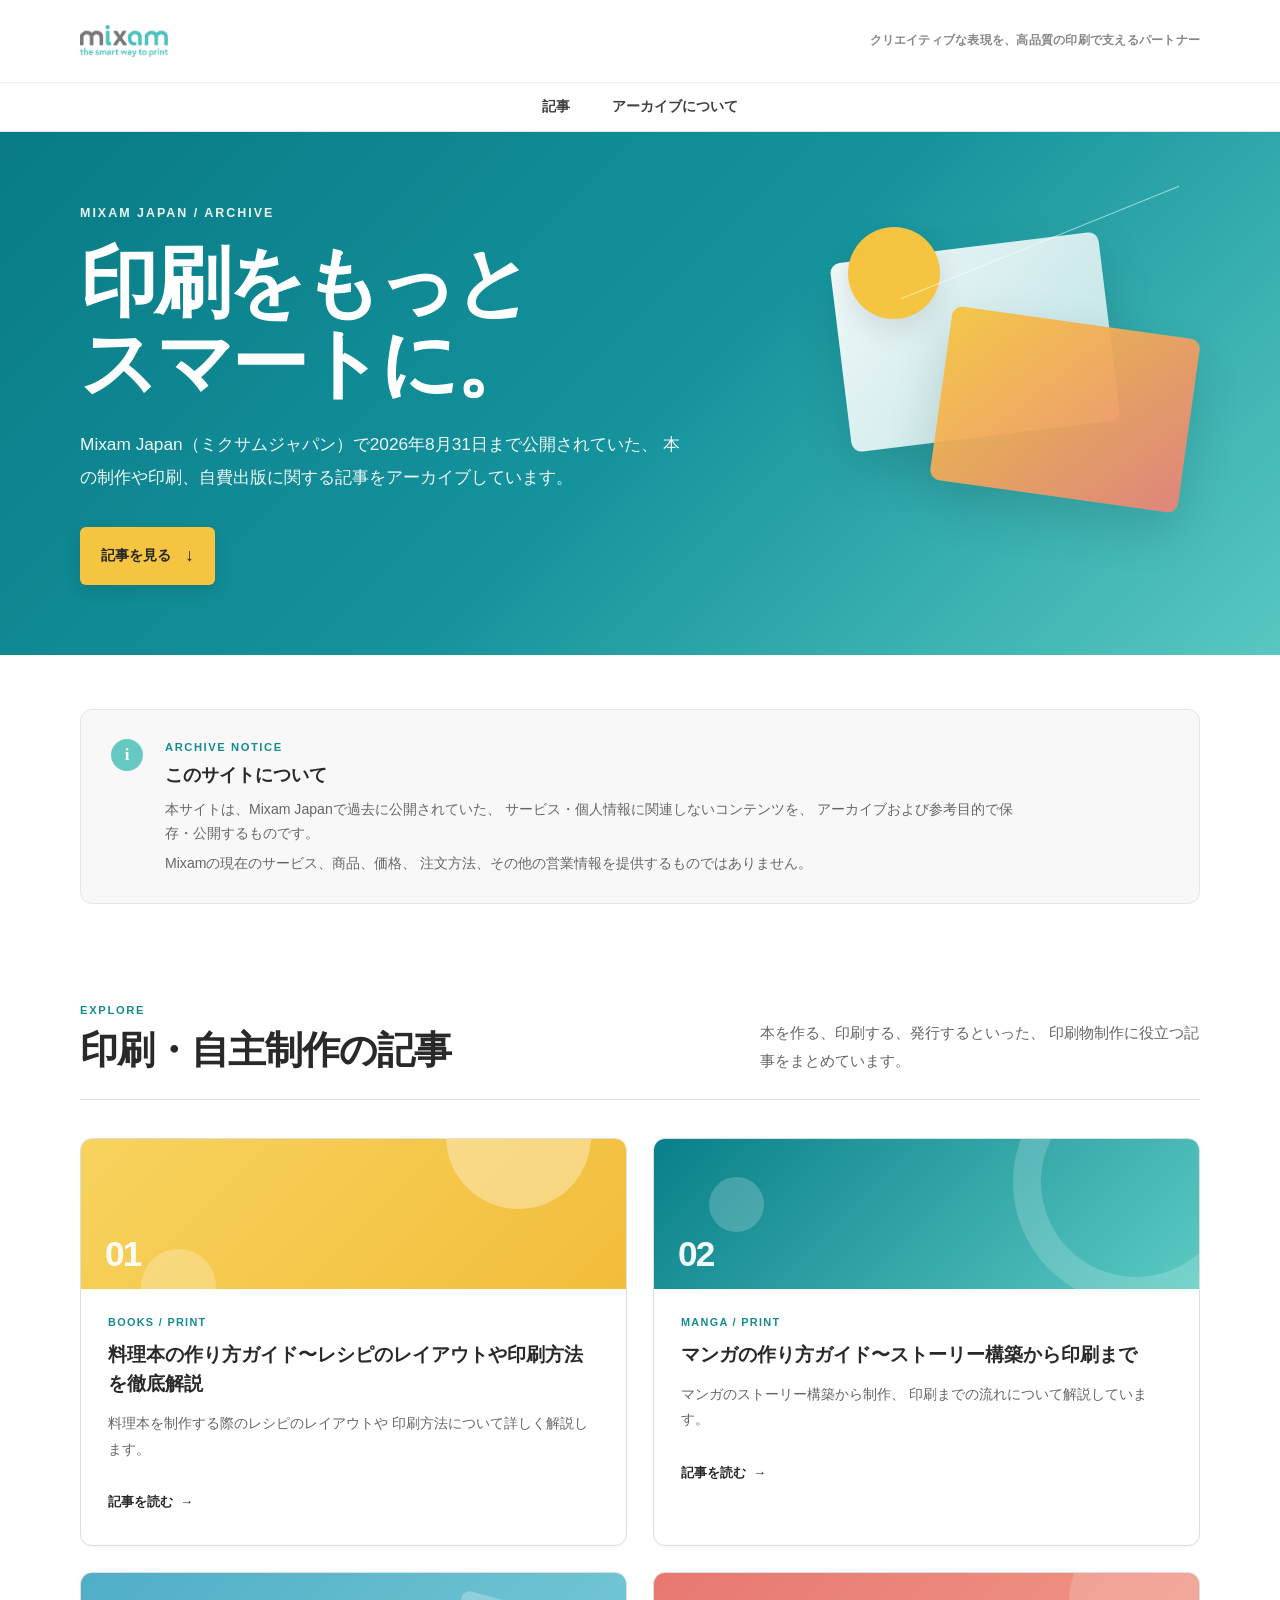
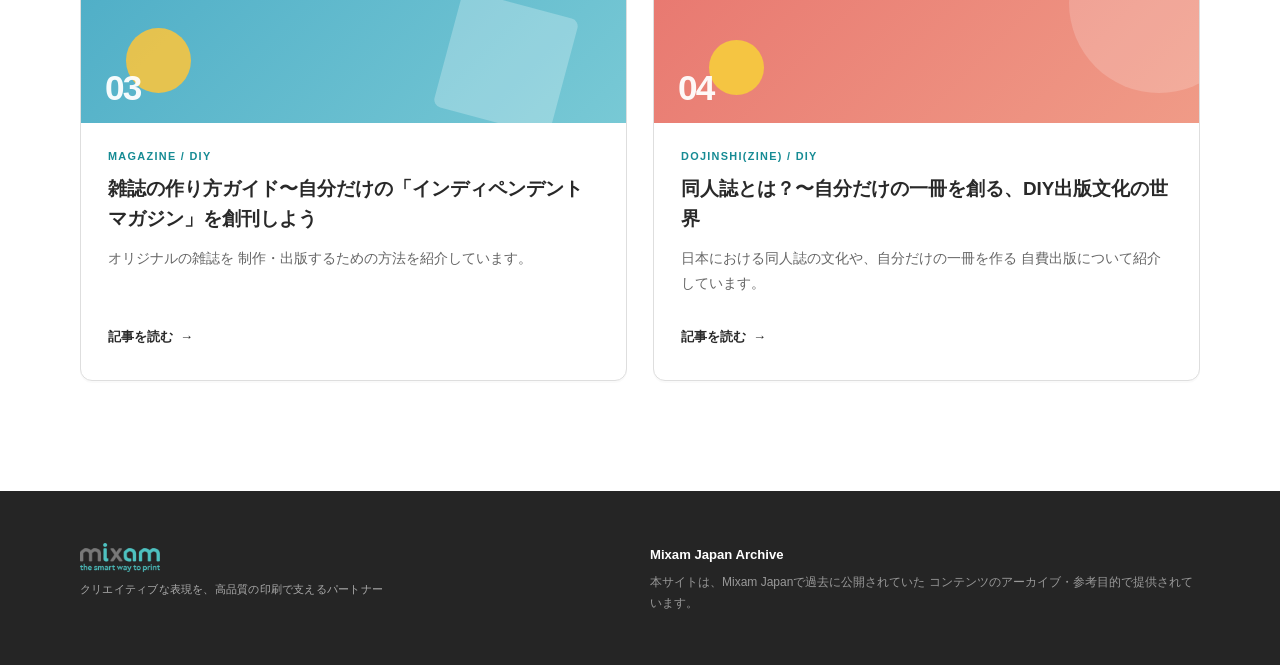
<file: index.html>
<!DOCTYPE html>
<html lang="ja">
<head>
    <meta charset="UTF-8">

    <meta
        name="viewport"
        content="width=device-width, initial-scale=1.0"
    >

    <title>Mixam Japanアーカイブ｜印刷・自主制作に関する記事</title>

    <meta
        name="description"
        content="Mixam Japan（ミクサムジャパン）で公開されていた、料理本、マンガ、雑誌、同人誌などの制作や印刷に関する記事をアーカイブしています。"
    >

    <link rel="stylesheet" href="./css/style.css">
</head>

<body>

    <!-- =====================================================
         HEADER
         ===================================================== -->

    <header class="site-header">

        <div class="header-main">

            <div class="container header-inner">

                <a class="mixam-logo" href="./" aria-label="Mixam Japan Archive">
    <img src="./images/mixam-logo.png" alt="Mixam">
</a>

                <div class="header-tagline">
                    クリエイティブな表現を、高品質の印刷で支えるパートナー
                </div>

            </div>

        </div>

        <nav class="site-nav" aria-label="メインナビゲーション">

            <div class="container nav-inner">

                <a href="#articles">記事</a>
                <a href="#archive-notice">アーカイブについて</a>

            </div>

        </nav>

    </header>


    <main>

        <!-- =================================================
             HERO
             ================================================= -->

        <section class="hero">

            <div class="container hero-inner">

                <div class="hero-copy">

                    <p class="eyebrow">
                        MIXAM JAPAN / ARCHIVE
                    </p>

                    <h1>
                        印刷をもっと<br>
                        <span>スマートに。</span>
                    </h1>

                    <p class="hero-description">
                        Mixam Japan（ミクサムジャパン）で2026年8月31日まで公開されていた、
                        本の制作や印刷、自費出版に関する記事をアーカイブしています。
                    </p>

                    <a class="hero-button" href="#articles">
                        記事を見る
                        <span aria-hidden="true">↓</span>
                    </a>

                </div>

                <div class="hero-shape" aria-hidden="true">

                    <div class="shape-card shape-card-one"></div>
                    <div class="shape-card shape-card-two"></div>
                    <div class="shape-circle"></div>
                    <div class="shape-line"></div>

                </div>

            </div>

        </section>


        <!-- =================================================
             ARCHIVE NOTICE
             ================================================= -->

        <section class="archive-notice-section" id="archive-notice">

            <div class="container">

                <div class="archive-notice">

                    <div class="notice-icon" aria-hidden="true">
                        i
                    </div>

                    <div class="notice-content">

                        <p class="notice-label">
                            ARCHIVE NOTICE
                        </p>

                        <h2>
                            このサイトについて
                        </h2>

                        <p>
                            本サイトは、Mixam Japanで過去に公開されていた、
                            サービス・個人情報に関連しないコンテンツを、
                            アーカイブおよび参考目的で保存・公開するものです。
                        </p>

                        <p>
                            Mixamの現在のサービス、商品、価格、
                            注文方法、その他の営業情報を提供するものではありません。
                        </p>

                    </div>

                </div>

            </div>

        </section>


        <!-- =================================================
             ARTICLES
             ================================================= -->

        <section class="articles" id="articles">

            <div class="container">

                <div class="section-heading">

                    <div>
                        <p class="section-label">
                            EXPLORE
                        </p>

                        <h2>
                            印刷・自主制作の記事
                        </h2>
                    </div>

                    <p class="section-introduction">
                        本を作る、印刷する、発行するといった、
                        印刷物制作に役立つ記事をまとめています。
                    </p>

                </div>


                <div class="article-list">


                    <!-- Article 1 -->

                    <article class="article-card">

                        <a
                            href="./articles/ryori-hon-no-tsukurikata/"
                            class="article-card-link"
                        >

                            <div class="article-card-visual visual-yellow">
                                <span>01</span>
                            </div>

                            <div class="article-card-content">

                                <p class="article-category">
                                    BOOKS / PRINT
                                </p>

                                <h3>
                                    料理本の作り方ガイド〜レシピのレイアウトや印刷方法を徹底解説
                                </h3>

                                <p class="article-description">
                                    料理本を制作する際のレシピのレイアウトや
                                    印刷方法について詳しく解説します。
                                </p>

                                <span class="read-more">
                                    記事を読む
                                    <span aria-hidden="true">→</span>
                                </span>

                            </div>

                        </a>

                    </article>


                    <!-- Article 2 -->

                    <article class="article-card">

                        <a
                            href="./articles/manga-no-tsukurikata/"
                            class="article-card-link"
                        >

                            <div class="article-card-visual visual-teal">
                                <span>02</span>
                            </div>

                            <div class="article-card-content">

                                <p class="article-category">
                                    MANGA / PRINT
                                </p>

                                <h3>
                                    マンガの作り方ガイド〜ストーリー構築から印刷まで
                                </h3>

                                <p class="article-description">
                                    マンガのストーリー構築から制作、
                                    印刷までの流れについて解説しています。
                                </p>

                                <span class="read-more">
                                    記事を読む
                                    <span aria-hidden="true">→</span>
                                </span>

                            </div>

                        </a>

                    </article>


                    <!-- Article 3 -->

                    <article class="article-card">

                        <a
                            href="./articles/independent-magazine/"
                            class="article-card-link"
                        >

                            <div class="article-card-visual visual-blue">
                                <span>03</span>
                            </div>

                            <div class="article-card-content">

                                <p class="article-category">
                                    MAGAZINE / DIY
                                </p>

                                <h3>
                                    雑誌の作り方ガイド〜自分だけの「インディペンデントマガジン」を創刊しよう
                                </h3>

                                <p class="article-description">
                                    オリジナルの雑誌を
                                    制作・出版するための方法を紹介しています。
                                </p>

                                <span class="read-more">
                                    記事を読む
                                    <span aria-hidden="true">→</span>
                                </span>

                            </div>

                        </a>

                    </article>


                    <!-- Article 4 -->

                    <article class="article-card">

                        <a
                            href="./articles/dojinshi-toha/"
                            class="article-card-link"
                        >

                            <div class="article-card-visual visual-coral">
                                <span>04</span>
                            </div>

                            <div class="article-card-content">

                                <p class="article-category">
                                    DOJINSHI(ZINE) / DIY
                                </p>

                                <h3>
                                    同人誌とは？〜自分だけの一冊を創る、DIY出版文化の世界
                                </h3>

                                <p class="article-description">
                                    日本における同人誌の文化や、自分だけの一冊を作る
                                    自費出版について紹介しています。
                                </p>

                                <span class="read-more">
                                    記事を読む
                                    <span aria-hidden="true">→</span>
                                </span>

                            </div>

                        </a>

                    </article>

                </div>

            </div>

        </section>

    </main>


    <!-- =====================================================
         FOOTER
         ===================================================== -->

    <footer class="site-footer">

        <div class="container footer-inner">

            <div class="footer-brand">

                <div class="mixam-logo footer-logo">
    <img src="./images/mixam-logo.png" alt="Mixam">
</div>

                <p>
                    クリエイティブな表現を、高品質の印刷で支えるパートナー
                </p>

            </div>

            <div class="footer-note">

                <p>
                    Mixam Japan Archive
                </p>

                <p>
                    本サイトは、Mixam Japanで過去に公開されていた
                    コンテンツのアーカイブ・参考目的で提供されています。
                </p>

            </div>

        </div>

    </footer>

</body>
</html>
</file>
<file: css/style.css>
/* =========================================================
   Mixam Japan Archive
   ========================================================= */


/* =========================================================
   DESIGN TOKENS
   ========================================================= */

:root {
    --mixam-teal: #65c9c2;
    --mixam-teal-dark: #168b94;
    --mixam-teal-deep: #087b86;

    --mixam-yellow: #f5c542;
    --mixam-blue: #5bb8d0;
    --mixam-coral: #ef8076;

    --text: #292929;
    --text-soft: #666666;
    --text-light: #888888;

    --background: #ffffff;
    --background-soft: #f5f6f5;
    --background-dark: #222222;

    --border: #dedede;

    --container: 1120px;

    --radius: 12px;
    --radius-small: 7px;

    --shadow:
        0 8px 30px rgba(0, 0, 0, 0.08);

    --shadow-hover:
        0 16px 42px rgba(0, 0, 0, 0.13);
}


/* =========================================================
   BASE
   ========================================================= */

* {
    box-sizing: border-box;
}

html {
    scroll-behavior: smooth;
}

body {
    margin: 0;
    padding: 0;

    background: var(--background);
    color: var(--text);

    font-family:
        -apple-system,
        BlinkMacSystemFont,
        "Helvetica Neue",
        "Hiragino Kaku Gothic ProN",
        "Hiragino Sans",
        "Yu Gothic",
        YuGothic,
        Meiryo,
        sans-serif;

    font-size: 16px;
    line-height: 1.8;

    -webkit-font-smoothing: antialiased;
}

img {
    display: block;
    max-width: 100%;
    height: auto;
}

a {
    color: inherit;
}

button,
input,
textarea,
select {
    font: inherit;
}


/* =========================================================
   CONTAINER
   ========================================================= */

.container {
    width: calc(100% - 48px);
    max-width: var(--container);

    margin-left: auto;
    margin-right: auto;
}


/* =========================================================
   HEADER
   ========================================================= */

.site-header {
    position: relative;
    z-index: 10;

    background: #ffffff;
}

.header-main {
    border-bottom: 1px solid #eeeeee;
}

.header-inner {
    min-height: 82px;

    display: flex;
    align-items: center;
    justify-content: space-between;
}


/* =========================================================
   LOGO
   ========================================================= */

/*
   The logo container has a fixed physical size.
   This prevents the source image from expanding the header.
*/

.mixam-logo {
    display: block;

    width: 110px;
    height: 32px;

    min-width: 110px;
    max-width: 110px;

    min-height: 32px;
    max-height: 32px;

    flex: 0 0 110px;

    margin: 0;
    padding: 0;

    line-height: 0;

    overflow: hidden;

    text-decoration: none;
}

.mixam-logo img {
    display: block;

    width: 110px;
    height: 32px;

    min-width: 0;
    max-width: 110px;

    min-height: 0;
    max-height: 32px;

    margin: 0;
    padding: 0;

    object-fit: contain;
    object-position: left center;
}


/* =========================================================
   HEADER TAGLINE
   ========================================================= */

.header-tagline {
    color: #888888;

    font-size: 0.75rem;
    font-weight: 600;

    letter-spacing: 0.02em;
}


/* =========================================================
   NAVIGATION
   ========================================================= */

.site-nav {
    background: #ffffff;

    border-bottom: 1px solid #e5e5e5;
}

.nav-inner {
    min-height: 48px;

    display: flex;
    align-items: center;
    justify-content: center;

    gap: 42px;
}

.nav-inner a {
    position: relative;

    color: #3e3e3e;

    font-size: 0.86rem;
    font-weight: 600;

    text-decoration: none;

    transition:
        color 0.18s ease;
}

.nav-inner a::after {
    content: "";

    position: absolute;

    left: 0;
    right: 0;
    bottom: -6px;

    height: 2px;

    background: var(--mixam-teal);

    transform: scaleX(0);
    transform-origin: center;

    transition:
        transform 0.18s ease;
}

.nav-inner a:hover {
    color: var(--mixam-teal-dark);
}

.nav-inner a:hover::after {
    transform: scaleX(1);
}


/* =========================================================
   HERO
   ========================================================= */

.hero {
    position: relative;

    overflow: hidden;

    background:
        linear-gradient(
            135deg,
            var(--mixam-teal-deep) 0%,
            #15939d 52%,
            #58c8c0 100%
        );

    color: #ffffff;
}

.hero-inner {
    position: relative;

    min-height: 520px;

    display: flex;
    align-items: center;

    padding-top: 70px;
    padding-bottom: 70px;
}


/* Hero copy */

.hero-copy {
    position: relative;
    z-index: 2;

    width: 58%;
}

.eyebrow {
    margin: 0 0 18px;

    font-size: 0.78rem;
    font-weight: 700;

    letter-spacing: 0.16em;

    opacity: 0.92;
}

.hero h1 {
    max-width: 700px;

    margin: 0 0 24px;

    color: #ffffff;

    font-size: clamp(3rem, 6vw, 5.4rem);
    font-weight: 750;

    line-height: 1.05;

    letter-spacing: -0.045em;
}

.hero h1 span {
    color: #ffffff;
}

.hero-description {
    max-width: 610px;

    margin: 0 0 34px;

    color: rgba(255, 255, 255, 0.94);

    font-size: 1.08rem;
    line-height: 1.9;
}


/* Hero CTA */

.hero-button {
    display: inline-flex;
    align-items: center;
    gap: 14px;

    padding: 13px 21px;

    background: var(--mixam-yellow);
    color: #252525;

    border-radius: 6px;

    font-size: 0.9rem;
    font-weight: 700;

    text-decoration: none;

    box-shadow:
        0 5px 16px rgba(0, 0, 0, 0.12);

    transition:
        transform 0.18s ease,
        box-shadow 0.18s ease;
}

.hero-button:hover {
    transform: translateY(-2px);

    box-shadow:
        0 8px 22px rgba(0, 0, 0, 0.18);
}

.hero-button span {
    font-size: 1.1rem;

    transition:
        transform 0.18s ease;
}

.hero-button:hover span {
    transform: translateY(3px);
}


/* =========================================================
   HERO GRAPHIC
   ========================================================= */

.hero-shape {
    position: absolute;

    right: -20px;
    top: 0;

    width: 49%;
    height: 100%;
}

.shape-card {
    position: absolute;

    border-radius: 10px;

    box-shadow:
        0 20px 50px rgba(0, 0, 0, 0.12);
}

.shape-card-one {
    width: 270px;
    height: 190px;

    right: 110px;
    top: 115px;

    background:
        linear-gradient(
            135deg,
            rgba(255, 255, 255, 0.94),
            rgba(255, 255, 255, 0.68)
        );

    transform:
        rotate(-7deg);
}

.shape-card-two {
    width: 250px;
    height: 175px;

    right: 30px;
    top: 190px;

    background:
        linear-gradient(
            135deg,
            rgba(245, 197, 66, 0.96),
            rgba(239, 128, 118, 0.9)
        );

    transform:
        rotate(8deg);
}

.shape-circle {
    position: absolute;

    width: 92px;
    height: 92px;

    right: 280px;
    top: 95px;

    border-radius: 50%;

    background: var(--mixam-yellow);

    box-shadow:
        0 10px 30px rgba(0, 0, 0, 0.1);
}

.shape-line {
    position: absolute;

    width: 300px;
    height: 1px;

    right: 30px;
    top: 110px;

    background: rgba(255, 255, 255, 0.55);

    transform:
        rotate(-22deg);
}


/* =========================================================
   ARCHIVE NOTICE
   ========================================================= */

.archive-notice-section {
    padding-top: 54px;
    padding-bottom: 20px;

    background: #ffffff;
}

.archive-notice {
    display: flex;
    align-items: flex-start;

    gap: 22px;

    padding: 27px 30px;

    background: #f7f8f7;

    border-radius: var(--radius);

    border: 1px solid #e3e6e4;
}

.notice-icon {
    flex: 0 0 auto;

    width: 32px;
    height: 32px;

    display: flex;
    align-items: center;
    justify-content: center;

    margin-top: 2px;

    background: var(--mixam-teal);
    color: #ffffff;

    border-radius: 50%;

    font-family: Georgia, serif;
    font-size: 1.05rem;
    font-weight: 700;
}

.notice-content {
    max-width: 850px;
}

.notice-label {
    margin: 0 0 4px;

    color: var(--mixam-teal-dark);

    font-size: 0.7rem;
    font-weight: 700;

    letter-spacing: 0.14em;
}

.archive-notice h2 {
    margin: 0 0 8px;

    color: var(--text);

    font-size: 1.15rem;
    font-weight: 700;

    line-height: 1.5;
}

.archive-notice p:not(.notice-label) {
    margin: 5px 0 0;

    color: var(--text-soft);

    font-size: 0.88rem;
    line-height: 1.75;
}


/* =========================================================
   ARTICLES
   ========================================================= */

.articles {
    padding-top: 76px;
    padding-bottom: 110px;

    background: #ffffff;
}

.section-heading {
    display: flex;
    align-items: flex-end;
    justify-content: space-between;

    gap: 50px;

    margin-bottom: 38px;

    padding-bottom: 24px;

    border-bottom: 1px solid #e1e1e1;
}

.section-label {
    margin: 0 0 5px;

    color: var(--mixam-teal-dark);

    font-size: 0.7rem;
    font-weight: 700;

    letter-spacing: 0.15em;
}

.section-heading h2 {
    margin: 0;

    color: var(--text);

    font-size: clamp(1.8rem, 3vw, 2.45rem);
    font-weight: 750;

    line-height: 1.3;

    letter-spacing: -0.025em;
}

.section-introduction {
    max-width: 440px;

    margin: 0;

    color: var(--text-soft);

    font-size: 0.92rem;
    line-height: 1.85;
}


/* =========================================================
   ARTICLE GRID
   ========================================================= */

.article-list {
    display: grid;

    grid-template-columns:
        repeat(2, minmax(0, 1fr));

    gap: 26px;
}

.article-card {
    overflow: hidden;

    background: #ffffff;

    border: 1px solid #dedede;

    border-radius: var(--radius);

    box-shadow:
        0 2px 0 rgba(0, 0, 0, 0.02);

    transition:
        transform 0.2s ease,
        box-shadow 0.2s ease,
        border-color 0.2s ease;
}

.article-card:hover {
    transform: translateY(-5px);

    border-color: #cccccc;

    box-shadow: var(--shadow-hover);
}

.article-card-link {
    display: block;

    height: 100%;

    color: inherit;

    text-decoration: none;
}


/* =========================================================
   ARTICLE CARD VISUALS
   ========================================================= */

.article-card-visual {
    position: relative;

    height: 150px;

    overflow: hidden;
}

.article-card-visual::before,
.article-card-visual::after {
    content: "";

    position: absolute;

    border-radius: 50%;
}

.visual-yellow {
    background:
        linear-gradient(
            135deg,
            #f7d35e,
            #f3bd3a
        );
}

.visual-yellow::before {
    width: 145px;
    height: 145px;

    right: 35px;
    top: -75px;

    background: rgba(255, 255, 255, 0.34);
}

.visual-yellow::after {
    width: 75px;
    height: 75px;

    left: 60px;
    bottom: -35px;

    background: rgba(255, 255, 255, 0.24);
}


.visual-teal {
    background:
        linear-gradient(
            135deg,
            #087f8a,
            #5bcac2
        );
}

.visual-teal::before {
    width: 190px;
    height: 190px;

    right: -60px;
    top: -80px;

    border: 28px solid rgba(255, 255, 255, 0.18);
}

.visual-teal::after {
    width: 55px;
    height: 55px;

    left: 55px;
    top: 38px;

    background: rgba(255, 255, 255, 0.2);
}


.visual-blue {
    background:
        linear-gradient(
            135deg,
            #4faec7,
            #78c9d5
        );
}

.visual-blue::before {
    width: 120px;
    height: 120px;

    right: 60px;
    top: 30px;

    border-radius: 8px;

    background: rgba(255, 255, 255, 0.25);

    transform:
        rotate(15deg);
}

.visual-blue::after {
    width: 65px;
    height: 65px;

    left: 45px;
    top: 55px;

    background: rgba(245, 197, 66, 0.9);
}


.visual-coral {
    background:
        linear-gradient(
            135deg,
            #e87870,
            #f09b87
        );
}

.visual-coral::before {
    width: 180px;
    height: 180px;

    right: -50px;
    top: -60px;

    background: rgba(255, 255, 255, 0.18);
}

.visual-coral::after {
    width: 55px;
    height: 55px;

    left: 55px;
    bottom: 28px;

    background: var(--mixam-yellow);
}


/* Article number */

.article-card-visual > span {
    position: absolute;

    left: 24px;
    bottom: 18px;

    z-index: 2;

    color: rgba(255, 255, 255, 0.94);

    font-family:
        Arial,
        Helvetica,
        sans-serif;

    font-size: 2.2rem;
    font-weight: 700;

    line-height: 1;

    letter-spacing: -0.05em;
}


/* =========================================================
   ARTICLE CARD CONTENT
   ========================================================= */

.article-card-content {
    padding: 26px 27px 29px;
}

.article-category {
    margin: 0 0 10px;

    color: var(--mixam-teal-dark);

    font-size: 0.68rem;
    font-weight: 700;

    letter-spacing: 0.12em;

    line-height: 1.4;
}

.article-card h3 {
    margin: 0 0 13px;

    color: var(--text);

    font-size: 1.18rem;
    font-weight: 700;

    line-height: 1.55;
}

.article-description {
    min-height: 54px;

    margin: 0 0 22px;

    color: var(--text-soft);

    font-size: 0.9rem;
    line-height: 1.75;
}

.read-more {
    display: inline-flex;
    align-items: center;

    gap: 7px;

    color: var(--text);

    font-size: 0.82rem;
    font-weight: 700;

    line-height: 1.5;
}

.read-more span {
    transition:
        transform 0.18s ease;
}

.article-card:hover .read-more span {
    transform: translateX(5px);

    color: var(--mixam-teal-dark);
}


/* =========================================================
   ARTICLE PAGES
   ========================================================= */

.article-page {
    padding-top: 70px;
    padding-bottom: 100px;

    background: #ffffff;
}

.article-header {
    max-width: 820px;

    margin-right: auto;
    margin-bottom: 46px;
    margin-left: auto;
}

.article-header h1 {
    margin: 0 0 20px;

    color: var(--text);

    font-size: clamp(2rem, 4vw, 3.2rem);
    font-weight: 750;

    line-height: 1.4;

    letter-spacing: -0.03em;
}

.article-meta {
    margin: 0;

    color: var(--text-light);

    font-size: 0.85rem;
}


/* Article content */

.article-content {
    max-width: 800px;

    margin-left: auto;
    margin-right: auto;

    color: #3b3b3b;

    font-size: 1rem;
    line-height: 2;
}

.article-content p {
    margin-top: 0;
    margin-bottom: 26px;
}

.article-content h2 {
    position: relative;

    margin-top: 60px;
    margin-bottom: 22px;

    padding-left: 17px;

    color: var(--text);

    font-size: 1.65rem;
    font-weight: 700;

    line-height: 1.5;
}

.article-content h2::before {
    content: "";

    position: absolute;

    left: 0;
    top: 0.25em;

    width: 5px;
    height: 1.15em;

    background: var(--mixam-teal);

    border-radius: 3px;
}

.article-content h3 {
    margin-top: 42px;
    margin-bottom: 17px;

    color: var(--text);

    font-size: 1.25rem;
    font-weight: 700;

    line-height: 1.6;
}

.article-content ul,
.article-content ol {
    margin-top: 0;
    margin-bottom: 30px;

    padding-left: 1.8em;
}

.article-content li {
    margin-bottom: 8px;
}

.article-content img {
    display: block;

    max-width: 100%;
    height: auto;

    margin: 36px auto;
}

.article-content figure {
    margin: 42px 0;
}

.article-content figcaption {
    margin-top: 8px;

    color: var(--text-light);

    font-size: 0.82rem;

    text-align: center;
}

.article-content blockquote {
    margin: 35px 0;

    padding: 22px 26px;

    background: #f5f7f6;

    border-left: 5px solid var(--mixam-teal);

    border-radius:
        0 var(--radius-small)
        var(--radius-small) 0;
}

.article-content a {
    color: var(--mixam-teal-dark);

    text-decoration: underline;

    text-decoration-thickness: 1px;
    text-underline-offset: 3px;
}


/* Back to archive */

.back-to-archive {
    max-width: 800px;

    margin:
        0 auto 42px;
}

.back-to-archive a {
    display: inline-flex;
    align-items: center;

    gap: 7px;

    color: var(--mixam-teal-dark);

    font-size: 0.85rem;
    font-weight: 700;

    text-decoration: none;
}

.back-to-archive a:hover {
    text-decoration: underline;
}


/* =========================================================
   FOOTER
   ========================================================= */

.site-footer {
    padding-top: 52px;
    padding-bottom: 52px;

    background: #252525;

    color: #ffffff;
}

.footer-inner {
    display: flex;
    align-items: flex-start;
    justify-content: space-between;

    gap: 50px;
}


/* Footer logo */

.footer-brand {
    flex: 0 0 auto;
}

.footer-logo {
    width: 100px;
    height: 29px;

    min-width: 100px;
    max-width: 100px;

    min-height: 29px;
    max-height: 29px;

    flex: 0 0 100px;

    overflow: hidden;
}

.footer-logo img {
    display: block;

    width: 100px;
    height: 29px;

    min-width: 0;
    max-width: 100px;

    min-height: 0;
    max-height: 29px;

    margin: 0;
    padding: 0;

    object-fit: contain;
    object-position: left center;
}

.footer-brand p {
    margin: 7px 0 0;

    color: #aaaaaa;

    font-size: 0.7rem;

    letter-spacing: 0.02em;
}


/* Footer note */

.footer-note {
    max-width: 550px;
}

.footer-note p {
    margin: 0;
}

.footer-note p:first-child {
    margin-bottom: 6px;

    color: #ffffff;

    font-size: 0.82rem;
    font-weight: 700;
}

.footer-note p:last-child {
    color: #999999;

    font-size: 0.75rem;
    line-height: 1.7;
}


/* =========================================================
   FOCUS
   ========================================================= */

a:focus-visible {
    outline: 3px solid var(--mixam-yellow);
    outline-offset: 4px;
}


/* =========================================================
   TABLET
   ========================================================= */

@media (max-width: 850px) {

    .hero-inner {
        min-height: 480px;
    }

    .hero-copy {
        width: 68%;
    }

    .hero-shape {
        width: 48%;
        opacity: 0.7;
    }

    .section-heading {
        align-items: flex-start;
        flex-direction: column;

        gap: 14px;
    }

    .section-introduction {
        max-width: 620px;
    }

    .footer-inner {
        flex-direction: column;

        gap: 30px;
    }
}


/* =========================================================
   MOBILE
   ========================================================= */

@media (max-width: 700px) {

    .container {
        width: calc(100% - 30px);
    }


    /* -----------------------------------------------------
       Header
       ----------------------------------------------------- */

    .header-inner {
        min-height: 70px;
    }

    .mixam-logo {
        width: 90px;
        height: 27px;

        min-width: 90px;
        max-width: 90px;

        min-height: 27px;
        max-height: 27px;

        flex-basis: 90px;
    }

    .mixam-logo img {
        width: 90px;
        height: 27px;

        max-width: 90px;
        max-height: 27px;
    }

    .header-tagline {
        font-size: 0.65rem;
    }


    /* Navigation */

    .nav-inner {
        min-height: 44px;

        gap: 26px;
    }

    .nav-inner a {
        font-size: 0.78rem;
    }


    /* -----------------------------------------------------
       Hero
       ----------------------------------------------------- */

    .hero-inner {
        min-height: auto;

        padding-top: 58px;
        padding-bottom: 62px;
    }

    .hero-copy {
        width: 100%;
    }

    .hero h1 {
        font-size:
            clamp(2.7rem, 12vw, 4.1rem);
    }

    .hero-description {
        max-width: 100%;

        font-size: 0.96rem;
    }

    .hero-shape {
        display: none;
    }


    /* -----------------------------------------------------
       Archive notice
       ----------------------------------------------------- */

    .archive-notice-section {
        padding-top: 35px;
    }

    .archive-notice {
        gap: 15px;

        padding: 21px;
    }


    /* -----------------------------------------------------
       Articles
       ----------------------------------------------------- */

    .articles {
        padding-top: 58px;
        padding-bottom: 75px;
    }

    .section-heading {
        margin-bottom: 28px;
    }

    .section-heading h2 {
        font-size: 1.8rem;
    }

    .article-list {
        grid-template-columns: 1fr;

        gap: 18px;
    }

    .article-card-visual {
        height: 125px;
    }

    .article-card-content {
        padding: 23px;
    }

    .article-description {
        min-height: 0;
    }


    /* -----------------------------------------------------
       Article pages
       ----------------------------------------------------- */

    .article-page {
        padding-top: 50px;
        padding-bottom: 70px;
    }

    .article-header h1 {
        font-size: 2rem;
    }


    /* -----------------------------------------------------
       Footer
       ----------------------------------------------------- */

    .site-footer {
        padding-top: 42px;
        padding-bottom: 42px;
    }

    .footer-logo {
        width: 90px;
        height: 27px;

        min-width: 90px;
        max-width: 90px;

        min-height: 27px;
        max-height: 27px;

        flex-basis: 90px;
    }

    .footer-logo img {
        width: 90px;
        height: 27px;

        max-width: 90px;
        max-height: 27px;
    }
}
</file>
